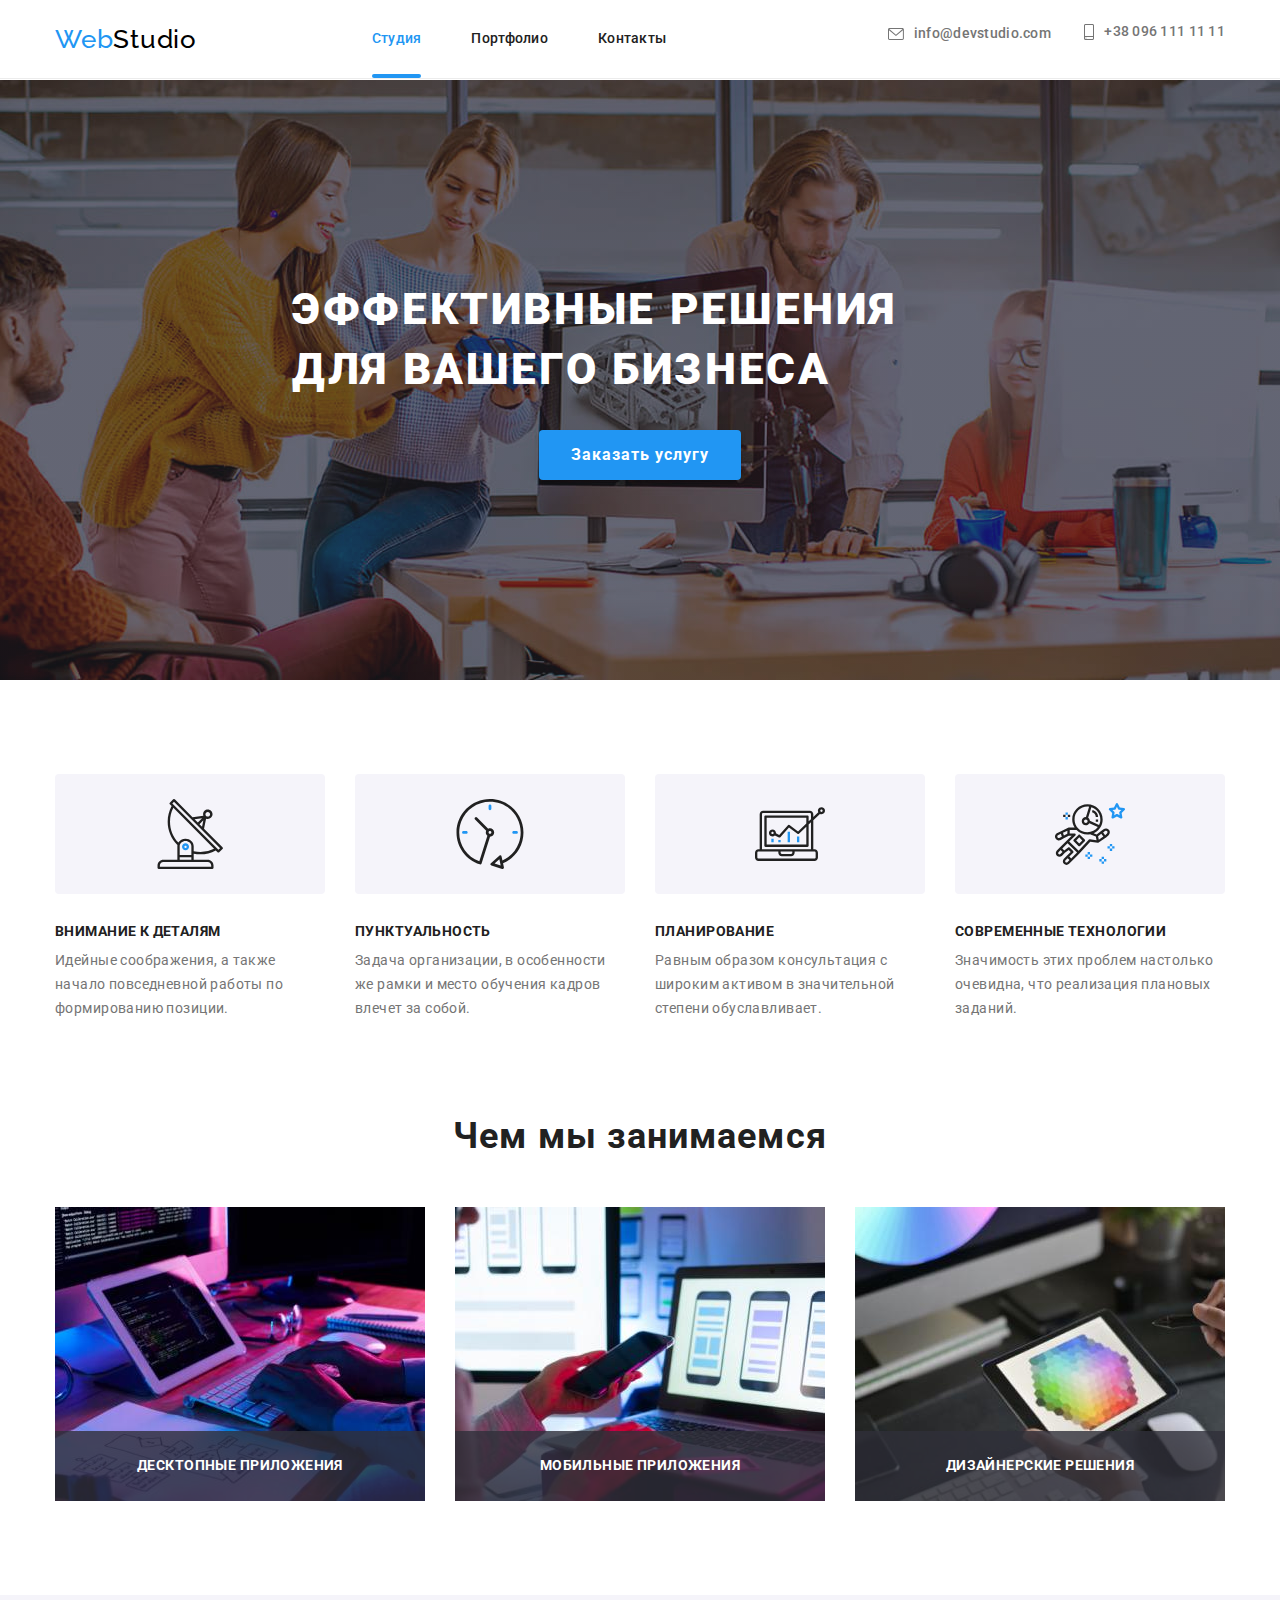
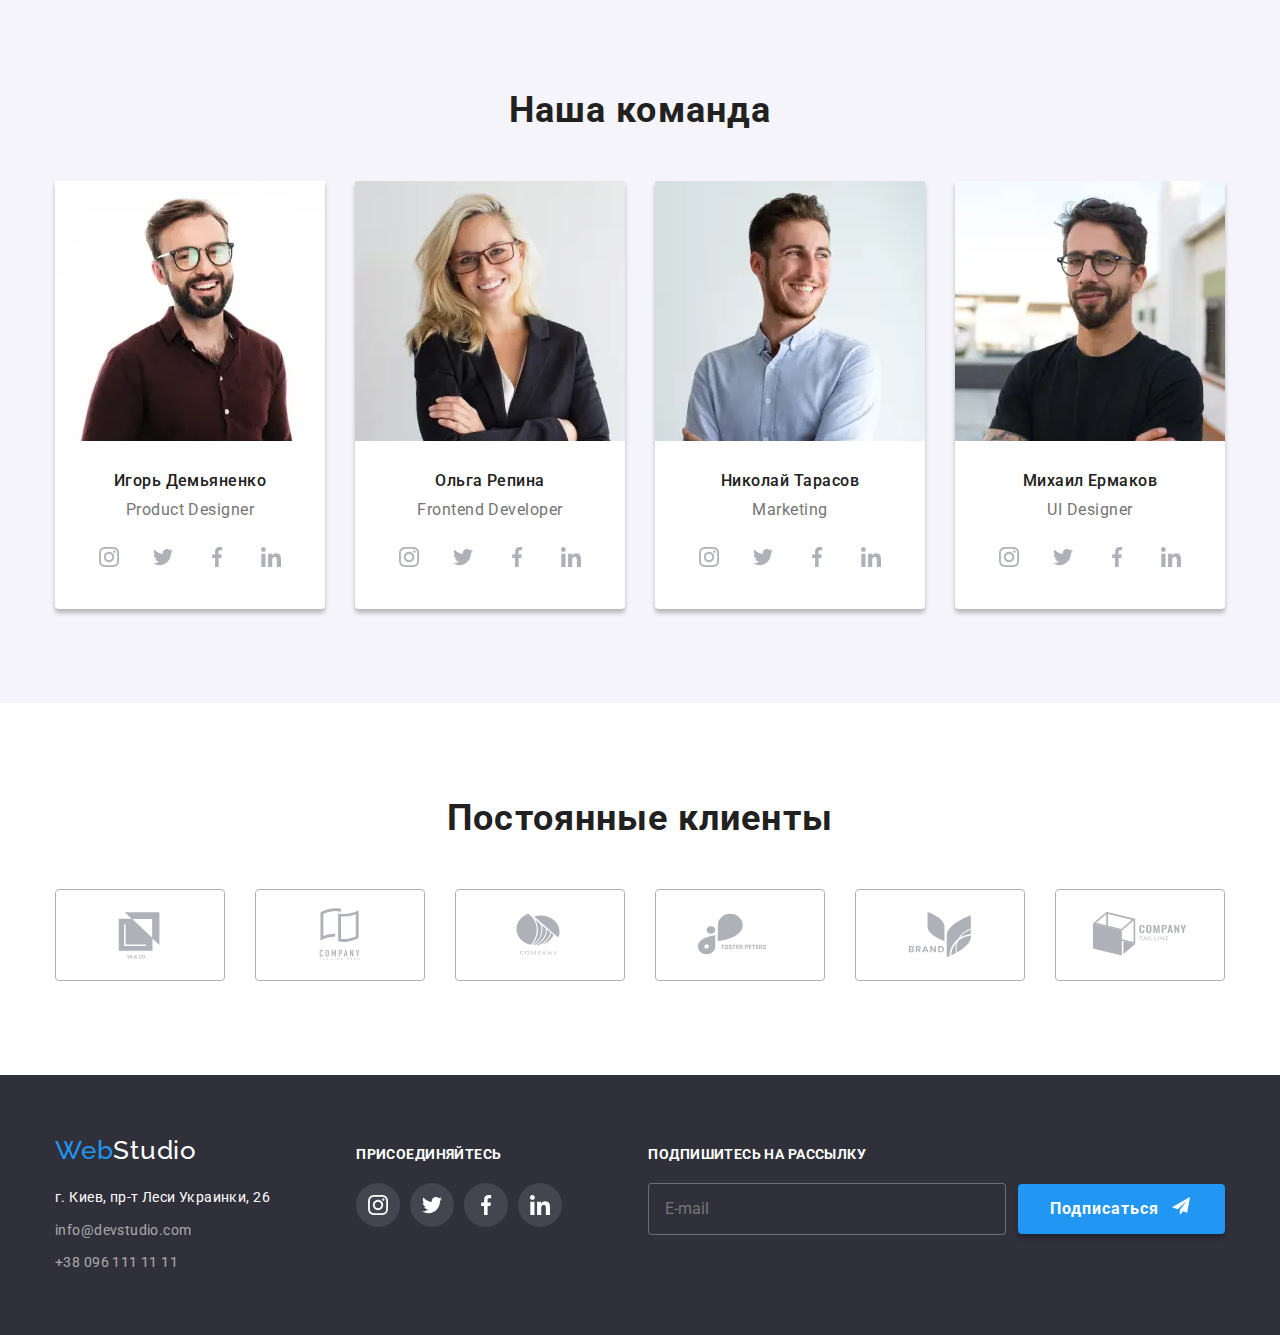
<file: index.html>
<!DOCTYPE html>
<html lang="en">

<head>
    <meta charset="UTF-8">
    <meta http-equiv="X-UA-Compatible" content="IE=edge">
    <meta name="viewport" content="width=device-width, initial-scale=1.0">
    <title>Главная</title>
    <link rel="stylesheet" href="https://cdnjs.cloudflare.com/ajax/libs/modern-normalize/1.1.0/modern-normalize.min.css">
    <link rel="preconnect" href="https://fonts.googleapis.com">
    <link rel="preconnect" href="https://fonts.gstatic.com" crossorigin>
    <link
        href="https://fonts.googleapis.com/css2?family=Raleway:wght@700&family=Roboto:wght@400;500;700;900&display=swap"
        rel="stylesheet">
    <link rel="stylesheet" href="./css/main.min.css">
</head>

<body>
         <header class="header">
             <div class="container header__container"> 
                    <a href="#" class="logo logo__header">Web<span class="studio">Studio</span></a>
                    <nav class="top-nav">
                        <ul class="navigation">
                            <li class="navigation__item"><a href="./index.html" class=" navigation__link--current">Студия</a></li>
                            <li class="navigation__item"><a href="portfolio.html" class="navigation__link">Портфолио</a></li>
                            <li class="navigation__item"><a href="#" class="navigation__link">Контакты</a></li>
                        </ul>
                    </nav>
                    <ul class="contacts">
                        <li class="contacts__item"><a href="mailto:info@devstudio.com" class="contacts__link"><svg class="contacts__icon" width="16" height="12">
                            <use href="./images/icons.svg#icon-envelope"></use>
                            </svg>info@devstudio.com</a>
                        </li>
                        <li class="contacts__item"><a href="tel:+380961111111" class="contacts__link">
                            <svg class="contacts__icon" width="10" height="16">
                                <use href="./images/icons.svg#icon-smartphone"></use>
                            </svg>+38 096 111 11 11</a>
                        </li>
                    </ul>
                    <button data-menu-open class="mobile-button" type="button" >
                        <svg class="mobile-button__icon" width="24" height="16">
                            <use href="./images/icons.svg#icon-menu"></use>
                        </svg>
                    </button>
                    <!-- mobile-menu -->
                    <div class="mobile" data-menu>
                        <ul class="mobile-menu">
                            <li class="mobile-menu__item">
                                <a class="mobile-menu__link mobile-menu__link--current" href="">Студия</a>
                            </li>
                            <li class="mobile-menu__item">
                                <a class="mobile-menu__link" href="./portfolio.html">Портфолио</a>
                            </li>
                            <li class="mobile-menu__item">
                                <a class="mobile-menu__link" href="">Контакты</a>
                            </li>
                        </ul>
                        <ul class="mobile-contact">
                            <li class="mobile-contact__item">
                                <a class="mobile-contact__link mobile-contact__link--current" href="tel:+380961111111">+38 096 111
                                    11 11</a>
                            </li>
                            <li class="mobile-contact__item">
                                <a class="mobile-contact__link" href="mailto:info@devstudio.com">info@devstudio.com</a>
                            </li>
                        </ul>
                        <ul class="mobile-social">
                            <li class="mobile-social__item">
                                <a class="mobile-social__link" href="">Instagram</a>
                            </li>
                            <li class="mobile-social__item">
                                <a class="mobile-social__link" href="">Twitter</a>
                            </li>
                            <li class="mobile-social__item">
                                <a class="mobile-social__link" href="">Facebook</a>
                            </li>
                            <li class="mobile-social__item">
                                <a class="mobile-social__link" href="">LinkedIn</a>
                            </li>
                        </ul>
                        <button class="mobile-button-close" type="button" data-menu-close>
                            <svg class="mobile-button-close__icon" width="19" height="19">
                                <use href="./images/icons.svg#icon-close-black-18dp-2-1"></use>
                            </svg>
                        </button>
                    </div>
             </div>
         </header>
    <main>
        <!-- hero-->
        <section class="hero">
            <div class="container">
                <h2 class="hero__title">Эффективные решения<br/>для вашего бизнеса</h2>
                  <button data-modal-open class="hero__button" type="button">Заказать услугу</button>
            </div>
        </section>

        <!--advantages -->
        <section class="section">
            <div class="container">
                     <h2 class="visually-hidden">advantages</h2>
            <ul class="advantages">
                <li class="advantages__item">
                        <div class="advantages__box">
                            <svg class="advantages__icon" width="70" height="70">
                                <use href="./images/icons.svg#icon-satelite"></use>
                            </svg>
                        </div>
                        <h3 class="advantages__title">Внимание к деталям</h3>
                        <p class="advantages__text">Идейные соображения, а также начало повседневной работы по
                            формированию позиции.</p>
                    </li>

                    <li class="advantages__item">
                    <div class="advantages__box">
                        <svg class="advantages__icon" width="70" height="70">
                            <use href="./images/icons.svg#icon-clock"></use>
                        </svg>
                    </div>
                        <h3 class="advantages__title">Пунктуальность</h3>
                        <p class="advantages__text">Задача организации, в особенности же рамки и место обучения кадров
                            влечет за собой.</p>
                    </li>

                    <li class="advantages__item">
                    <div class="advantages__box">
                        <svg class="advantages__icon" width="70" height="70">
                            <use href="./images/icons.svg#icon-diagram"></use>
                        </svg>
                    </div>
                        <h3 class="advantages__title">Планирование</h3>
                        <p class="advantages__text">Равным образом консультация с широким активом в значительной
                            степени обуславливает.</p>
                    </li>

                    <li class="advantages__item">
                        <div class="advantages__box">
                            <svg class="advantages__icon" width="70" height="70">
                                <use href="./images/icons.svg#icon-astronaut"></use>
                            </svg>
                        </div>
                        <h3 class="advantages__title">Современные технологии</h3>
                        <p class="advantages__text">Значимость этих проблем настолько очевидна, что реализация плановых
                            заданий.</p>
                    </li>

                </ul>
            </div>
        </section>
            
        <!--our job-->
        <section class="section section--no-padding-top section--display-none">
            <div class="container ">
                <h2 class="section__title">Чем мы занимаемся</h2>
                <ul class="our-job">
                    <li class="our-job__item">
                        <div class="our-job__box">
                            <img srcset="./images/job/occ-1-desktop.jpg 1x,
                                                ./images/job/occ-1-desktop@2x.jpg 2x"srcset="
                                                ./images/job/occ-1-desktop.webp 1x,
                                                ./images/job/occ-1-desktop@2x.webp 2x
                                                " type="image/webp"  src="#" alt="Working On Pc Computer">
                            <div class="our-job__lable">
                                <p class="our-job__description">Десктопные приложения</p>
                            </div>
                        </div>
                    </li>
                    <li class="our-job__item">
                        <div class="our-job__box">
                            <img srcset="./images/job/occ-2-desktop.jpg 1x,
                                                ./images/job/occ-2-desktop@2x.jpg 2x"srcset="
                                                ./images/job/occ-2-desktop.webp 1x,
                                                ./images/job/occ-2-desktop@2x.webp 2x
                                                " type="image/webp"  src="#" alt="Working On smartphone">
                            <div class="our-job__lable">
                                <p class="our-job__description">Мобильные приложения</p>
                            </div>
                         </div>
                    </li>
                    <li class="our-jobs__item">
                        <div class="our-job__box">
                            <img srcset="./images/job/occ-3-desktop.jpg 1x,
                                                ./images/job/occ-3-desktop@2x.jpg 2x"srcset="
                                                ./images/job/occ-3-desktop.webp 1x,
                                                ./images/job/occ-3-desktop@2x.webp 2x
                                                " type="image/webp"  src="#" alt="Working On laptop">
                            <div class="our-job__lable">
                                <p class="our-job__description">Дизайнерские решения</p>
                            </div>
                        </div>   
                    </li>
                </ul>
            </div>
        </section>

        <!--our team-->        
        <section class="section section--background-grey">
            <div class="container">
                <h2 class="section__title">Наша команда</h2>
                <ul class="our-team">
                    <li class="our-team__item">
                        <picture>
                            <source media="(min-width: 1200px)" srcset="
                                                ./images/team/team-1-desktop.webp 1x,
                                                ./images/team/team-1-desktop@2x.webp 2x
                                                " type="image/webp" />
                        <source media="(min-width: 1200px)" srcset="
                                                ./images/team/team-1-desktop.jpg 1x,
                                                ./images/team/team-1-desktop@2x.jpg 2x" />
                        <source media="(min-width: 768px)" srcset="
                                                ./images/team/team-1-tablet.webp 1x,
                                                ./images/team/team-1-tablet@2x.webp 2x
                                                " type="image/webp" />
                        <source media="(min-width: 768px)" srcset="
                                                ./images/team/team-1-tablet.jpg 1x,
                                                ./images/team/team-1-tablet@2x.jpg 2x" />
                        
                                                <img srcset="
                                                ./images/team/team-1-mobile.jpg 1x,
                                                ./images/team/team-1-mobile@2x.jpg 2x"srcset="
                                                ./images/team/team-1-mobile.webp 1x,
                                                ./images/team/team-1-mobile@2x.webp 2x
                                                " type="image/webp"  src="#" alt="Игорь Демьяненко">
                                            </picture>
                        <div class="item__box">
                            <h3 class="item__title">Игорь Демьяненко</h3>
                            <p class="item__text">Product Designer</p>
                            <ul class="social">
                                <li class="social__item">
                                    <a href="" class="social__link">
                                        <svg class="social__svg" width="20" height="20">
                                            <use href="./images/icons.svg#icon-instagram"></use>
                                        </svg>
                                    </a>
                                </li>
                            
                                <li class="social__item">
                                    <a href="" class="social__link">
                                        <svg class="social__svg" width="20" height="20">
                                            <use href="./images/icons.svg#icon-twitter"></use>
                                        </svg>
                                    </a>
                                </li>
                            
                                <li class="social__item">
                                    <a href="" class="social__link">
                                        <svg class="social__svg" width="20" height="20">
                                            <use href="./images/icons.svg#icon-facebook"></use>
                                        </svg>
                                    </a>
                                </li>
                            
                                <li class="social__item">
                                    <a href="" class="social__link">
                                        <svg class="social__svg" width="20" height="20">
                                            <use href="./images/icons.svg#icon-linkedin"></use>
                                        </svg>
                                    </a>
                                </li>
                            </ul>
                        </div>
                    </li>
                    <li class="our-team__item">
                        <picture>
                            <source media="(min-width: 1200px)" srcset="
                              ./images/team/team-2-desktop.webp 1x,
                              ./images/team/team-2-desktop@2x.webp 2x
                             " type="image/webp" />
                            <source media="(min-width: 1200px)" srcset="
                                  ./images/team/team-2-desktop.jpg 1x,
                                  ./images/team/team-2-desktop@2x.jpg 2x" />
                            <source media="(min-width: 768px)" srcset="
                                   ./images/team/team-2-tablet.webp 1x,
                                   ./images/team/team-2-tablet@2x.webp 2x
                                   " type="image/webp" />
                            <source media="(min-width: 768px)" srcset="
                                   ./images/team/team-2-tablet.jpg 1x,
                                   ./images/team/team-2-tablet@2x.jpg 2x" />
                              <img  srcset="./images/team/team-2-mobile.jpg 1x,
                                         ./images/team/team-2-mobile@2x.jpg 2x"srcset="
                                         ./images/team/team-2-mobile.webp 1x,
                                         ./images/team/team-2-mobile@2x.webp 2x
                                         " type="image/webp" src="#" alt="Ольга Репина">
                        </picture>
                        <div class="item__box">
                            <h3 class="item__title">Ольга Репина</h3>
                            <p class="item__text">Frontend Developer</p>
                            <ul class="social">
                                <li class="social__item">
                                    <a href="" class="social__link">
                                        <svg class="social__svg" width="20" height="20">
                                            <use href="./images/icons.svg#icon-instagram"></use>
                                        </svg>
                                    </a>
                                </li>
                            
                                <li class="social__item">
                                    <a href="" class="social__link">
                                        <svg class="social__svg" width="20" height="20">
                                            <use href="./images/icons.svg#icon-twitter"></use>
                                        </svg>
                                    </a>
                                </li>
                            
                                <li class="social__item">
                                    <a href="" class="social__link">
                                        <svg class="social__svg" width="20" height="20">
                                            <use href="./images/icons.svg#icon-facebook"></use>
                                        </svg>
                                    </a>
                                </li>
                            
                                <li class="social__item">
                                    <a href="" class="social__link">
                                        <svg class="social__svg" width="20" height="20">
                                            <use href="./images/icons.svg#icon-linkedin"></use>
                                        </svg>
                                    </a>
                                </li>
                            </ul>
                        </div>
                    </li>
                    <li class="our-team__item">
                        <picture>
                            <source media="(min-width: 1200px)" srcset="
                              ./images/team/team-3-desktop.webp 1x,
                               ./images/team/team-3-desktop@2x.webp 2x
                               " type="image/webp" />
                            <source media="(min-width: 1200px)" srcset="
                                ./images/team/team-3-desktop.jpg 1x,
                                 ./images/team/team-3-desktop@2x.jpg 2x" />
                            <source media="(min-width: 768px)" srcset="
                               ./images/team/team-3-tablet.webp 1x,
                                  ./images/team/team-3-tablet@2x.webp 2x
                                " type="image/webp" />
                            <source media="(min-width: 768px)" srcset="
                             ./images/team/team-3-tablet.jpg 1x,
                                ./images/team/team-3-tablet@2x.jpg 2x" />
                        <img srcset="./images/team/team-3-mobile.jpg 1x,
                                         ./images/team/team-3-mobile@2x.jpg 2x"srcset="
                                         ./images/team/team-3-mobile.webp 1x,
                                         ./images/team/team-3-mobile@2x.webp 2x
                                         " type="image/webp" src="#" alt="Николай Тарасов">
                    </picture>
                        <div class="item__box">
                            <h3 class="item__title">Николай Тарасов</h3>
                            <p class="item__text">Marketing</p>
                            <ul class="social">
                                <li class="social__item">
                                    <a href="" class="social__link">
                                        <svg class="social__svg" width="20" height="20">
                                            <use href="./images/icons.svg#icon-instagram"></use>
                                        </svg>
                                    </a>
                                </li>
                            
                                <li class="social__item">
                                    <a href="" class="social__link">
                                        <svg class="social__svg" width="20" height="20">
                                            <use href="./images/icons.svg#icon-twitter"></use>
                                        </svg>
                                    </a>
                                </li>
                            
                                <li class="social__item">
                                    <a href="" class="social__link">
                                        <svg class="social__svg" width="20" height="20">
                                            <use href="./images/icons.svg#icon-facebook"></use>
                                        </svg>
                                    </a>
                                </li>
                            
                                <li class="social__item">
                                    <a href="" class="social__link">
                                        <svg class="social__svg" width="20" height="20">
                                            <use href="./images/icons.svg#icon-linkedin"></use>
                                        </svg>
                                    </a>
                                </li>
                            </ul>
                        </div>
                    </li>
                    <li class="our-team__item">
                        <picture>
                            <source media="(min-width: 1200px)" srcset="
                                                      ./images/team/team-4-desktop.webp 1x,
                                                       ./images/team/team-4-desktop@2x.webp 2x
                                                       " type="image/webp" />
                            <source media="(min-width: 1200px)" srcset="
                                                        ./images/team/team-4-desktop.jpg 1x,
                                                         ./images/team/team-4-desktop@2x.jpg 2x" />
                            <source media="(min-width: 768px)" srcset="
                                                       ./images/team/team-4-tablet.webp 1x,
                                                          ./images/team/team-4-tablet@2x.webp 2x
                                                        " type="image/webp" />
                            <source media="(min-width: 768px)" srcset="
                                                     ./images/team/team-4-tablet.jpg 1x,
                                                        ./images/team/team-4-tablet@2x.jpg 2x" />
                                <img srcset="./images/team/team-4-mobile.jpg 1x,
                                         ./images/team/team-4-mobile@2x.jpg 2x"srcset="
                                         ./images/team/team-4-mobile.webp 1x,
                                         ./images/team/team-4-mobile@2x.webp 2x
                                         " type="image/webp" src="#" alt="Михаил Ермаков">
                         </picture>
                        <div class="item__box">
                            <h3 class="item__title">Михаил Ермаков</h3>
                            <p class="item__text">UI Designer</p>
                            <ul class="social">
                                <li class="social__item">
                                    <a href="" class="social__link">
                                        <svg class="social__svg" width="20" height="20">
                                            <use href="./images/icons.svg#icon-instagram"></use>
                                        </svg>
                                    </a>
                                </li>
                            
                                <li class="social__item">
                                    <a href="" class="social__link">
                                        <svg class="social__svg" width="20" height="20">
                                            <use href="./images/icons.svg#icon-twitter"></use>
                                        </svg>
                                    </a>
                                </li>
                            
                                <li class="social__item">
                                    <a href="" class="social__link">
                                        <svg class="social__svg" width="20" height="20">
                                            <use href="./images/icons.svg#icon-facebook"></use>
                                        </svg>
                                    </a>
                                </li>
                            
                                <li class="social__item">
                                    <a href="" class="social__link">
                                        <svg class="social__svg" width="20" height="20">
                                            <use href="./images/icons.svg#icon-linkedin"></use>
                                        </svg>
                                    </a>
                                </li>
                            </ul>
                        </div>
                    </li>
                </ul>
            </div>
        </section>
      <!--our clients-->
        <section class=" section ">
            <div class="container">
                <h3 class="section__title">Постоянные клиенты</h3>
                <ul class="client ">
                        <li class="client__item">
                            <a href="" class="client__link" target="_blank" rel="noopener noreferrer">
                                <svg class="client__icon" width="106" height="60">
                                    <use href="./images/icons.svg#icon-Logo1"></use>
                                </svg>
                            </a>
                        </li>
                    
                        <li class="client__item">
                            <a href="" class="client__link" target="_blank" rel="noopener noreferrer">
                                <svg class="client__icon" width="106" height="60">
                                    <use href="./images/icons.svg#icon-Logo-2"></use>
                                </svg>
                            </a>
                        </li>
                    
                        <li class="client__item">
                            <a href="" class="client__link" target="_blank" rel="noopener noreferrer">
                                <svg class="client__icon" width="106" height="60">
                                    <use href="./images/icons.svg#icon-Logo-3"></use>
                                </svg>
                            </a>
                        </li>
                    
                        <li class="client__item">
                            <a href="" class="client__link" target="_blank" rel="noopener noreferrer">
                                <svg class="client__icon" width="106" height="60">
                                    <use href="./images/icons.svg#icon-Logo-4"></use>
                                </svg>
                            </a>
                        </li>
                    
                        <li class="client__item">
                            <a href="" class="client__link" target="_blank" rel="noopener noreferrer">
                                <svg class="client__icon" width="106" height="60">
                                    <use href="./images/icons.svg#icon-Logo-5"></use>
                                </svg>
                            </a>
                        </li>
                    
                        <li class="client__item">
                            <a href="" class="client__link" target="_blank" rel="noopener noreferrer">
                                <svg class="client__icon" width="106" height="60">
                                    <use href="./images/icons.svg#icon-Logo-6"></use>
                                </svg>
                            </a>
                        </li>
                </ul>
         </div>
        </section>
    </main>
    <!--footer-->
    <footer>
        <div class="container footer__container ">
            
                <div class="footer__info">
                    <a href="#" class="logo footer__logo">Web<span class="footer-studio">Studio</span></a>
                    <address>
                        <ul class="footer-contacts">
                            <li class="footer__item"><a href="https://goo.gl/maps/Uysv4rsXzybUecRq7" target=“_blank” class="footer__adress">г.
                                    Киев, пр-т Леси Украинки, 26</a></li>
                            <li class="footer__item"><a href="mailto:info@devstudio.com" class="footer-contacts__link">info@devstudio.com</a>
                            </li>
                            <li class="footer__item"><a href="tel:+380961111111" class="footer-contacts__link">+38 096 111 11 11</a></li>
                        </ul>
                    </address>
                </div>               
                 <!--join us-->
                <div class="footer__social-links">
                    <p class="footer__social-title">Присоединяйтесь</p>
                    <ul class="social">
                        <li class="social__item">
                            <a href="" class="social__link--footer">
                                <svg class="social__svg--footer" width="20" height="20">
                                    <use href="./images/icons.svg#icon-instagram"></use>
                                </svg>
                            </a>
                        </li>
                
                        <li class="social__item">
                            <a href="" class="social__link--footer">
                                <svg class="social__svg--footer" width="20" height="20">
                                    <use href="./images/icons.svg#icon-twitter"></use>
                                </svg>
                            </a>
                        </li>
                
                        <li class="social__item">
                            <a href="" class="social__link--footer">
                                <svg class="social__svg--footer" width="20" height="20">
                                    <use href="./images/icons.svg#icon-facebook"></use>
                                </svg>
                            </a>
                        </li>
                
                        <li class="social__item">
                            <a href="" class="social__link--footer">
                                <svg class="social__svg--footer" width="20" height="20">
                                    <use href="./images/icons.svg#icon-linkedin"></use>
                                </svg>
                            </a>
                        </li>
                    </ul>
                
                </div>
         
                <!--subscribe-->
                <div class="subscribe">
                    <p class="subscribe__title">Подпишитесь на рассылку</p>
                    <form class="subscribe___form">
                        <input type="email" name="email" id="user-email" placeholder="E-mail" class="subscribe__input">
                
                        <button type="submit"  class="subscribe__button">Подписаться
                            <svg class="subscribe__icon" width="24" height="24">
                                <use href="./images/icons.svg#icon-send"></use>
                            </svg>
                        </button>
                    </form>
                </div>
        </div>
    </footer>
        <div class="backdrop is-hidden" data-modal="">
            <div class="modal">
                <form class="form">
                    <button data-modal-close="" class="modal__close-button">
                        <svg class="modal-close" width="18" height="18">
                            <use href="./images/icons.svg#icon-close-black-18dp-2-1"></use>
                        </svg>
                    </button>
                    <strong class="form__title">Оставьте свои данные,мы вам перезвоним</strong>
                    <div class="form__inputs field">
                        <label for="name" class="form__label">Имя</label>
                        <input type="text" name="name" id="name" class="form__input" />
                        <svg class="form__icon" width="18" height="18">
                            <use href="./images/icons.svg#icon-person-black-18dp-1"></use>
                        </svg>
                    </div>
                    <div class="form__inputs field">
                        <label for="tel" class="form__label">Телефон</label>
                        <input type="tel" name="phone_number" id="tel" class="form__input" />
                        <svg class="form__icon" width="18" height="18">
                            <use href="./images/icons.svg#icon-phone-black-18dp-1"></use>
                        </svg>
                    </div>
                    <div class="form__inputs field">
                        <label for="mail" class="form__label">Почта</label>
                        <input type="email" name="mail" id="mail" class="form__input" />
                        <svg class="form__icon" width="18" height="18">
                            <use href="./images/icons.svg#icon-email-black-18dp-1"></use>
                        </svg>
                    </div>
                    <div class="form__inputs comment">
                        <label for="comment" class="form__label">Комментарий</label>
                        <textarea name="comment" id="comment" rows="8" placeholder="Введите текст"
                            class="form__textarea"></textarea>
                    </div>
                    <label for="distribution" class="distribution__label">
                        <input type="checkbox" name="distribution" id="distribution" class="form-checkbox visually-hidden" />
                        
                        <span class="check-box"><svg class="check-box__icon" width="16" height="15">
                            <use href="./images/icons.svg#icon-check"></use>
                        </svg></span>
                        Соглашаюсь с рассылкой и принимаю
                        <a class="distribution__link" href="">Условия договора</a>
                    </label>
                    <button type="submit" class="send-button">Отправить</button>
        
                </form>
            </div>
        </div>
        <script src="./js/menu.js"></script>
    <script src="./js/modal.js"></script>
    <script src="./js/bodyScrollLock.js"></script>
</body>

</html>
</file>
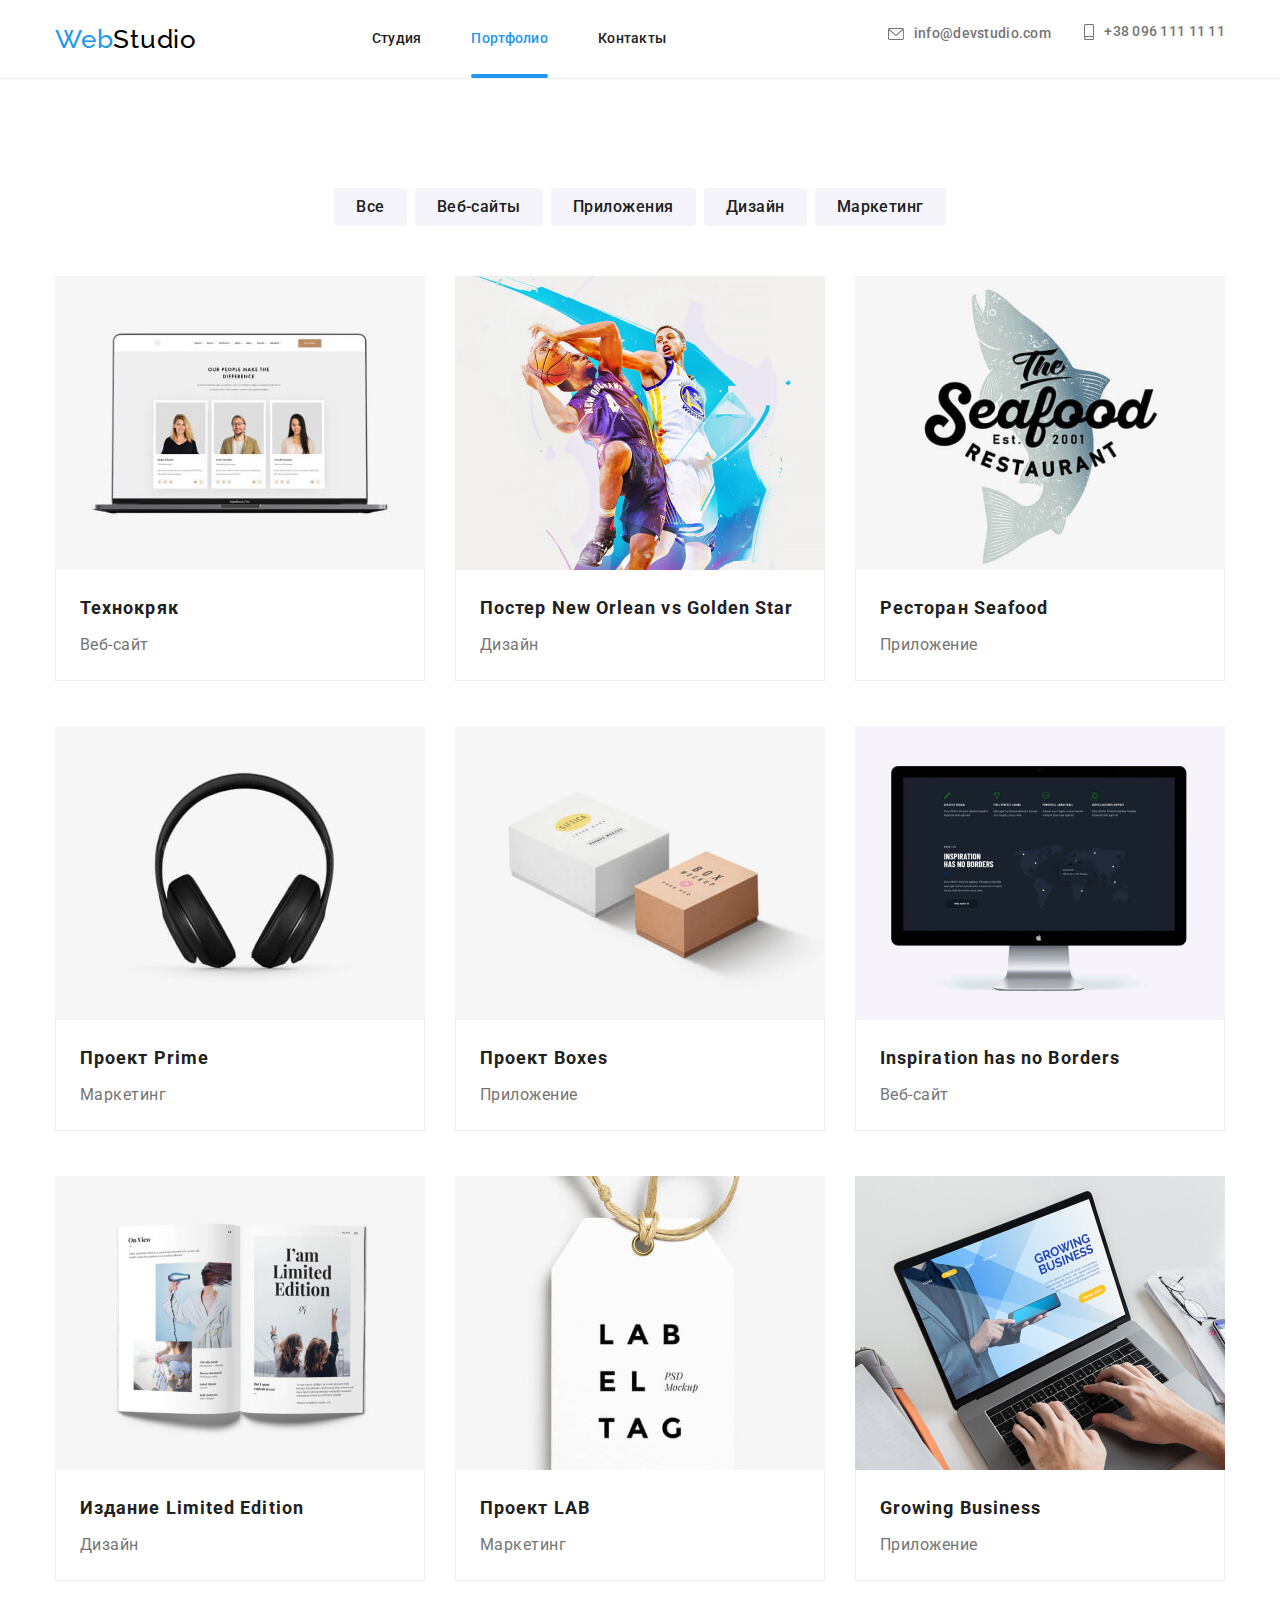
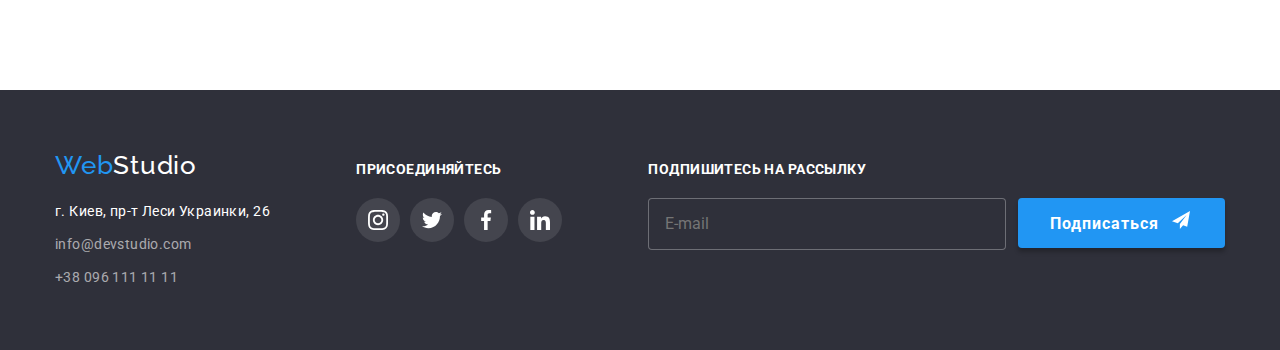
<file: portfolio.html>
<!DOCTYPE html>
<html lang="en">

<head>
    <meta charset="UTF-8">
    <meta http-equiv="X-UA-Compatible" content="IE=edge">
    <meta name="viewport" content="width=device-width, initial-scale=1.0">
    <title>Портфолио</title>
    <link rel="stylesheet" href="https://cdnjs.cloudflare.com/ajax/libs/modern-normalize/1.1.0/modern-normalize.min.css">
    <link rel="preconnect" href="https://fonts.googleapis.com">
    <link rel="preconnect" href="https://fonts.gstatic.com" crossorigin>
    <link
        href="https://fonts.googleapis.com/css2?family=Raleway:wght@700&family=Roboto:wght@400;500;700;900&display=swap"
        rel="stylesheet">
    <link rel="stylesheet" href="./css/main.min.css">


</head>

<body>
    <header class="header">
        <div class="container header__container">
            <a href="#" class="logo logo__header">Web<span class="studio">Studio</span></a>
            <nav class="top-nav">
                <ul class="navigation">
                    <li class="navigation__item"><a href="./index.html" class=" navigation__link">Студия</a></li>
                    <li class="navigation__item"><a href="portfolio.html" class="navigation__link--current">Портфолио</a></li>
                    <li class="navigation__item"><a href="#" class="navigation__link">Контакты</a></li>
                </ul>
            </nav>
            <ul class="contacts">
                <li class="contacts__item"><a href="mailto:info@devstudio.com" class="contacts__link"><svg
                            class="contacts__icon" width="16" height="12">
                            <use href="./images/icons.svg#icon-envelope"></use>
                        </svg>info@devstudio.com</a>
                </li>
                <li class="contacts__item"><a href="tel:+380961111111" class="contacts__link">
                        <svg class="contacts__icon" width="10" height="16">
                            <use href="./images/icons.svg#icon-smartphone"></use>
                        </svg>+38 096 111 11 11</a>
                </li>
            </ul>
            <button data-menu-open class="mobile-button" type="button">
                <svg class="mobile-button__icon" width="24" height="16">
                    <use href="./images/icons.svg#icon-menu"></use>
                </svg>
            </button>
            <!-- mobile-menu -->
            <div class="mobile" data-menu>
                <ul class="mobile-menu">
                    <li class="mobile-menu__item">
                        <a class="mobile-menu__link" href="./index.html">Студия</a>
                    </li>
                    <li class="mobile-menu__item">
                        <a class="mobile-menu__link mobile-menu__link--current" href="./portfolio.html">Портфолио</a>
                    </li>
                    <li class="mobile-menu__item">
                        <a class="mobile-menu__link" href="">Контакты</a>
                    </li>
                </ul>
                <ul class="mobile-contact">
                    <li class="mobile-contact__item">
                        <a class="mobile-contact__link mobile-contact__link--current " href="tel:+380961111111">+38 096 111
                            11 11</a>
                    </li>
                    <li class="mobile-contact__item">
                        <a class="mobile-contact__link" href="mailto:info@devstudio.com">info@devstudio.com</a>
                    </li>
                </ul>
                <ul class="mobile-social">
                    <li class="mobile-social__item">
                        <a class="mobile-social__link" href="">Instagram</a>
                    </li>
                    <li class="mobile-social__item">
                        <a class="mobile-social__link" href="">Twitter</a>
                    </li>
                    <li class="mobile-social__item">
                        <a class="mobile-social__link" href="">Facebook</a>
                    </li>
                    <li class="mobile-social__item">
                        <a class="mobile-social__link" href="">LinkedIn</a>
                    </li>
                </ul>
                <button class="mobile-button-close" type="button" data-menu-close>
                    <svg class="mobile-button-close__icon" width="19" height="19">
                        <use href="./images/icons.svg#icon-close-black-18dp-2-1"></use>
                    </svg>
                </button>
            </div>
        </div>
    </header>
    <main>
        <section class="section section-padding-top ">
            <div class="container">
                <h2 class="visually-hidden">фільтри</h2>
                <!-- filters-->
                <ul class="filters">
                    <li class="filters__item"><button class="filter__button" type="button">Все</button></li>
                    <li class="filters__item"><button class="filter__button" type="button">Веб-сайты</button></li>
                    <li class="filters__item"><button class="filter__button" type="button">Приложения</button></li>
                    <li class="filters__item"> <button class="filter__button" type="button">Дизайн</button></li>
                    <li class="filters__item"> <button class="filter__button" type="button">Маркетинг</button></li>
                </ul>
                <!-- projects-->
                <ul class="projects">
                    <li class="projects__item">
                        <a href="" class="projects__link">
                            <div class="projects__box">
                                <picture>
                                    <source media="(min-width: 1200px)" srcset="
                                                ./images/projects/works-1-desktop.jpg 1x,
                                                ./images/projects/works-1-desktop@2x.jpg 2x"/>
                                     <source media="(min-width: 1200px)" srcset="
                                                ./images/projects/works-1-desktop.webp 1x,
                                                ./images/projects/works-1-desktop@2x.webp 2x
                                                " type="image/webp">

                                    <source media="(min-width: 768px)" srcset="
                                                   ./images/projects/works-1-tablet.jpg 1x,
                                                   ./images/projects/works-1-tablet@2x.jpg 2x"/>
                                    <source media="(min-width: 768px)" srcset="
                                                   ./images/projects/works-1-tablet.webp 1x,
                                                   ./images/projects/works-1-tablet@2x.webp 2x
                                                   " type="image/webp">

                                    <source media="(max-width: 767px)" srcset="
                                                ./images/projects/works-1.jpg 1x,
                                                ./images/projects/works-1@2x.jpg 2x"/>
                                    <source media="(max-width: 767px)" srcset="
                                                ./images/projects/works-1.webp 1x,
                                                ./images/projects/works-1@2x.webp 2x
                                                " type="image/webp"/> 
                                                <img   src="#" alt="Технокряк">
                                 </picture>
                                <div class="projects__overlay">
                                    <p class="projects__overlay-text">
                                        Технокряк это современная площадка распространения
                                        коронавируса. Компании используют эту платформу для
                                        цифрового шпионажа и атак на защищённые сервера
                                        конкурентов.
                                    </p>
                                </div>
                            </div>
                            <div class="projects__thumb">
                                <h2 class="projects__title">Технокряк</h2>
                                <p class="projects__text">Веб-сайт</p>
                            </div>
                        </a>
                    </li>
                    <li class="projects__item">
                        <a href="" class="projects__link">
                            <div class="projects__box">
                                <picture>
                                <source media="(min-width: 1200px)" srcset="
                                                                                ./images/projects/works-2-desktop.jpg 1x,
                                                                                ./images/projects/works-2-desktop@2x.jpg 2x" />
                                <source media="(min-width: 1200px)" srcset="
                                                                                ./images/projects/works-2-desktop.webp 1x,
                                                                                ./images/projects/works-2-desktop@2x.webp 2x
                                                                                " type="image/webp">
                                
                                <source media="(min-width: 768px)" srcset="
                                                                                   ./images/projects/works-2-tablet.jpg 1x,
                                                                                   ./images/projects/works-2-tablet@2x.jpg 2x" />
                                <source media="(min-width: 768px)" srcset="
                                                                                   ./images/projects/works-2-tablet.webp 1x,
                                                                                   ./images/projects/works-2-tablet@2x.webp 2x
                                                                                   " type="image/webp">
                                
                                <source media="(max-width: 767px)" srcset="
                                                                                ./images/projects/works-2.jpg 1x,
                                                                                ./images/projects/works-2@2x.jpg 2x" />
                                <source media="(max-width: 767px)" srcset="
                                                                                ./images/projects/works-2.webp 1x,
                                                                                ./images/projects/works-2@2x.webp 2x
                                                                                " type="image/webp" />
                                                                                 <img src="#" alt="Постер New Orlean vs Golden Star">
                                                                                </picture>
                                <div class="projects__overlay">
                                    <p class="projects__overlay-text">
                                        Технокряк это современная площадка распространения
                                        коронавируса. Компании используют эту платформу для
                                        цифрового шпионажа и атак на защищённые сервера
                                        конкурентов.
                                    </p>
                                </div>
                            </div>
                            <div class="projects__thumb">
                                <h2 class="projects__title">Постер New Orlean vs Golden Star</h2>
                                <p class="projects__text">Дизайн</p>
                            </div>
                        </a>
                    </li>
                    <li class="projects__item">
                        <a href="" class="projects__link">
                            <div class="projects__box">
                                <picture>
                            <source media="(min-width: 1200px)" srcset="
                                                                            ./images/projects/works-3-desktop.jpg 1x,
                                                                            ./images/projects/works-3-desktop@2x.jpg 2x" />
                            <source media="(min-width: 1200px)" srcset="
                                                                            ./images/projects/works-3-desktop.webp 1x,
                                                                            ./images/projects/works-3-desktop@2x.webp 2x
                                                                            " type="image/webp">
                            
                            <source media="(min-width: 768px)" srcset="
                                                                               ./images/projects/works-3-tablet.jpg 1x,
                                                                               ./images/projects/works-3-tablet@2x.jpg 2x" />
                            <source media="(min-width: 768px)" srcset="
                                                                               ./images/projects/works-3-tablet.webp 1x,
                                                                               ./images/projects/works-3-tablet@2x.webp 2x
                                                                               " type="image/webp">
                            
                            <source media="(max-width: 767px)" srcset="
                                                                            ./images/projects/works-3.jpg 1x,
                                                                            ./images/projects/works-1@2x.jpg 2x" />
                            <source media="(max-width: 767px)" srcset="
                                                                            ./images/projects/works-3.webp 1x,
                                                                            ./images/projects/works-3@2x.webp 2x
                                                                            " type="image/webp" /> <img src="#" alt="Ресторан Seafood">
                                                                            </picture>
                                <div class="projects__overlay">
                                    <p class="projects__overlay-text">
                                        Технокряк это современная площадка распространения
                                        коронавируса. Компании используют эту платформу для
                                        цифрового шпионажа и атак на защищённые сервера
                                        конкурентов.
                                    </p>
                                </div>
                            </div>
                            <div class="projects__thumb">
                                <h2 class="projects__title">Ресторан Seafood</h2>
                                <p class="projects__text">Приложение</p>
                            </div>
                        </a>
                    </li>
                    <li class="projects__item">
                        <a href="" class="projects__link">
                            <div class="projects__box">
                                <picture>
                            <source media="(min-width: 1200px)" srcset="
                                                                            ./images/projects/works-4-desktop.jpg 1x,
                                                                            ./images/projects/works-4-desktop@2x.jpg 2x" />
                            <source media="(min-width: 1200px)" srcset="
                                                                            ./images/projects/works-4-desktop.webp 1x,
                                                                            ./images/projects/works-4-desktop@2x.webp 2x
                                                                            " type="image/webp">
                            
                            <source media="(min-width: 768px)" srcset="
                                                                               ./images/projects/works-4-tablet.jpg 1x,
                                                                               ./images/projects/works-4-tablet@2x.jpg 2x" />
                            <source media="(min-width: 768px)" srcset="
                                                                               ./images/projects/works-4-tablet.webp 1x,
                                                                               ./images/projects/works-4-tablet@2x.webp 2x
                                                                               " type="image/webp">
                            
                            <source media="(max-width: 767px)" srcset="
                                                                            ./images/projects/works-4.jpg 1x,
                                                                            ./images/projects/works-4@2x.jpg 2x" />
                            <source media="(max-width: 767px)" srcset="
                                                                            ./images/projects/works-4.webp 1x,
                                                                            ./images/projects/works-4@2x.webp 2x
                                                                            " type="image/webp" />
                                                                                <img src="#" alt="Проект Prime">
                                                                                </picture>
                                <div class="projects__overlay">
                                    <p class="projects__overlay-text">
                                        Технокряк это современная площадка распространения
                                        коронавируса. Компании используют эту платформу для
                                        цифрового шпионажа и атак на защищённые сервера
                                        конкурентов.
                                    </p>
                                </div>
                            </div>
                            <div class="projects__thumb">
                                <h2 class="projects__title">Проект Prime</h2>
                                <p class="projects__text">Маркетинг</p>
                            </div>
                        </a>
                    </li>
                    <li class="projects__item">
                        <a href="" class="projects__link">
                            <div class="projects__box">
                                <picture>
                                <source media="(min-width: 1200px)" srcset="
                                                                                ./images/projects/works-5-desktop.jpg 1x,
                                                                                ./images/projects/works-5-desktop@2x.jpg 2x" />
                                <source media="(min-width: 1200px)" srcset="
                                                                                ./images/projects/works-5-desktop.webp 1x,
                                                                                ./images/projects/works-5-desktop@2x.webp 2x
                                                                                " type="image/webp">
                                
                                <source media="(min-width: 768px)" srcset="
                                                                                   ./images/projects/works-5-tablet.jpg 1x,
                                                                                   ./images/projects/works-5-tablet@2x.jpg 2x" />
                                <source media="(min-width: 768px)" srcset="
                                                                                   ./images/projects/works-5-tablet.webp 1x,
                                                                                   ./images/projects/works-5-tablet@2x.webp 2x
                                                                                   " type="image/webp">
                                
                                <source media="(max-width: 767px)" srcset="
                                                                                ./images/projects/works-5.jpg 1x,
                                                                                ./images/projects/works-5@2x.jpg 2x" />
                                <source media="(max-width: 767px)" srcset="
                                                                                ./images/projects/works-5.webp 1x,
                                                                                ./images/projects/works-5@2x.webp 2x
                                                                                " type="image/webp" /> 
                                                                                <img src="#" alt="Проект Boxes">
                                                                                </picture>
                                <div class="projects__overlay">
                                    <p class="projects__overlay-text">
                                        Технокряк это современная площадка распространения
                                        коронавируса. Компании используют эту платформу для
                                        цифрового шпионажа и атак на защищённые сервера
                                        конкурентов.
                                    </p>
                                </div>
                            </div>
                            <div class="projects__thumb">
                                <h2 class="projects__title">Проект Boxes</h2>
                                <p class="projects__text">Приложение</p>
                            </div>
                        </a>
                    </li>
                    <li class="projects__item">
                        <a href="" class="projects__link">
                            <div class="projects__box">
                                <picture>
                                <source media="(min-width: 1200px)" srcset="
                                                                                ./images/projects/works-6-desktop.jpg 1x,
                                                                                ./images/projects/works-6-desktop@2x.jpg 2x" />
                                <source media="(min-width: 1200px)" srcset="
                                                                                ./images/projects/works-6-desktop.webp 1x,
                                                                                ./images/projects/works-6-desktop@2x.webp 2x
                                                                                " type="image/webp">
                                
                                <source media="(min-width: 768px)" srcset="
                                                                                   ./images/projects/works-6-tablet.jpg 1x,
                                                                                   ./images/projects/works-6-tablet@2x.jpg 2x" />
                                <source media="(min-width: 768px)" srcset="
                                                                                   ./images/projects/works-6-tablet.webp 1x,
                                                                                   ./images/projects/works-6-tablet@2x.webp 2x
                                                                                   " type="image/webp">
                                
                                <source media="(max-width: 767px)" srcset="
                                                                                ./images/projects/works-6.jpg 1x,
                                                                                ./images/projects/works-6@2x.jpg 2x" />
                                <source media="(max-width: 767px)" srcset="
                                                                                ./images/projects/works-6.webp 1x,
                                                                                ./images/projects/works-6@2x.webp 2x
                                                                                " type="image/webp" />
                                                                                <img src="#" alt="Inspiration has no Borders">
                                                                                </picture>
                                <div class="projects__overlay">
                                    <p class="projects__overlay-text">
                                        Технокряк это современная площадка распространения
                                        коронавируса. Компании используют эту платформу для
                                        цифрового шпионажа и атак на защищённые сервера
                                        конкурентов.
                                    </p>
                                </div>
                            </div>
                            <div class="projects__thumb">
                                <h2 class="projects__title">Inspiration has no Borders</h2>
                                <p class="projects__text">Веб-сайт</p>
                            </div>
                        </a>
                    </li>
                    <li class="projects__item">
                        <a href="" class="projects__link">
                           <div class="projects__box">
                                <picture>
                                <source media="(min-width: 1200px)" srcset="
                                                                                ./images/projects/works-7-desktop.jpg 1x,
                                                                                ./images/projects/works-7-desktop@2x.jpg 2x" />
                                <source media="(min-width: 1200px)" srcset="
                                                                                ./images/projects/works-7-desktop.webp 1x,
                                                                                ./images/projects/works-7-desktop@2x.webp 2x
                                                                                " type="image/webp">
                                
                                <source media="(min-width: 768px)" srcset="
                                                                                   ./images/projects/works-7-tablet.jpg 1x,
                                                                                   ./images/projects/works-7-tablet@2x.jpg 2x" />
                                <source media="(min-width: 768px)" srcset="
                                                                                   ./images/projects/works-7-tablet.webp 1x,
                                                                                   ./images/projects/works-1-tablet@2x.webp 2x
                                                                                   " type="image/webp">
                                
                                <source media="(max-width: 767px)" srcset="
                                                                                ./images/projects/works-7.jpg 1x,
                                                                                ./images/projects/works-7@2x.jpg 2x" />
                                <source media="(max-width: 767px)" srcset="
                                                                                ./images/projects/works-7.webp 1x,
                                                                                ./images/projects/works-7@2x.webp 2x
                                                                                " type="image/webp" />
                                                                                 <img src="#" alt="Издание Limited Edition">
                                                                                </picture>
                                <div class="projects__overlay">
                                    <p class="projects__overlay-text">
                                        Технокряк это современная площадка распространения
                                        коронавируса. Компании используют эту платформу для
                                        цифрового шпионажа и атак на защищённые сервера
                                        конкурентов6
                                    </p>
                                </div>
                           </div>
                            <div class="projects__thumb">
                                <h2 class="projects__title">Издание Limited Edition</h2>
                                <p class="projects__text">Дизайн</p>
                            </div>
                        </a>
                    </li>
                    <li class="projects__item">
                        <a href="" class="projects__link">
                            <div class="projects__box">
                                <picture>
                                <source media="(min-width: 1200px)" srcset="
                                                                                ./images/projects/works-8-desktop.jpg 1x,
                                                                                ./images/projects/works-8-desktop@2x.jpg 2x" />
                                <source media="(min-width: 1200px)" srcset="
                                                                                ./images/projects/works-8-desktop.webp 1x,
                                                                                ./images/projects/works-8-desktop@2x.webp 2x
                                                                                " type="image/webp">
                                
                                <source media="(min-width: 768px)" srcset="
                                                                                   ./images/projects/works-8-tablet.jpg 1x,
                                                                                   ./images/projects/works-8-tablet@2x.jpg 2x" />
                                <source media="(min-width: 768px)" srcset="
                                                                                   ./images/projects/works-8-tablet.webp 1x,
                                                                                   ./images/projects/works-8-tablet@2x.webp 2x
                                                                                   " type="image/webp">
                                
                                <source media="(max-width: 767px)" srcset="
                                                                                ./images/projects/works-8.jpg 1x,
                                                                                ./images/projects/works-8@2x.jpg 2x" />
                                <source media="(max-width: 767px)" srcset="
                                                                                ./images/projects/works-8.webp 1x,
                                                                                ./images/projects/works-8@2x.webp 2x
                                                                                " type="image/webp" />
                                                                                <img src="#" alt=">Проект LAB">
                                                                                </picture>
                                <div class="projects__overlay">
                                    <p class="projects__overlay-text">
                                        Технокряк это современная площадка распространения
                                        коронавируса. Компании используют эту платформу для
                                        цифрового шпионажа и атак на защищённые сервера
                                        конкурентов.
                                    </p>
                                </div>
                            </div>
                            <div class="projects__thumb">
                                <h2 class="projects__title">Проект LAB</h2>
                                <p class="projects__text">Маркетинг</p>
                            </div>
                        </a>
                    </li>
                    <li class="projects__item">
                        <a href="" class="projects__link">
                            <div class="projects__box">
                        <picture>
                                <source media="(min-width: 1200px)" srcset="
                                                                                ./images/projects/works-9-desktop.jpg 1x,
                                                                                ./images/projects/works-9-desktop@2x.jpg 2x" />
                                <source media="(min-width: 1200px)" srcset="
                                                                                ./images/projects/works-9-desktop.webp 1x,
                                                                                ./images/projects/works-9-desktop@2x.webp 2x
                                                                                " type="image/webp">
                                
                                <source media="(min-width: 768px)" srcset="
                                                                                   ./images/projects/works-9-tablet.jpg 1x,
                                                                                   ./images/projects/works-9-tablet@2x.jpg 2x" />
                                <source media="(min-width: 768px)" srcset="
                                                                                   ./images/projects/works-9-tablet.webp 1x,
                                                                                   ./images/projects/works-9-tablet@2x.webp 2x
                                                                                   " type="image/webp">
                                
                                <source media="(max-width: 767px)" srcset="
                                                                                ./images/projects/works-9.jpg 1x,
                                                                                ./images/projects/works-9@2x.jpg 2x" />
                                <source media="(max-width: 767px)" srcset="
                                                                                ./images/projects/works-9.webp 1x,
                                                                                ./images/projects/works-9@2x.webp 2x
                                                                                " type="image/webp" />
                                                                                 <img src="#" alt="Growing Business">
                                                                                </picture>
                                <div class="projects__overlay">
                                    <p class="projects__overlay-text">
                                        Технокряк это современная площадка распространения
                                        коронавируса. Компании используют эту платформу для
                                        цифрового шпионажа и атак на защищённые сервера
                                        конкурентов.
                                    </p>
                                </div>
                            </div>
                            <div class="projects__thumb">
                                <h2 class="projects__title">Growing Business</h2>
                                <p class="projects__text">Приложение</p>
                            </div>
                        </a>
                    </li>
                </ul>
            </div>
        </section>
    </main>
    <!--footer-->
    <footer>
        <div class="container footer__container ">
    
            <div class="footer__info">
                <a href="#" class="logo footer__logo">Web<span class="footer-studio">Studio</span></a>
                <address>
                    <ul class="footer-contacts">
                        <li class="footer__item"><a href="https://goo.gl/maps/Uysv4rsXzybUecRq7" target=“_blank”
                                class="footer__adress">г.
                                Киев, пр-т Леси Украинки, 26</a></li>
                        <li class="footer__item"><a href="mailto:info@devstudio.com"
                                class="footer-contacts__link">info@devstudio.com</a>
                        </li>
                        <li class="footer__item"><a href="tel:+380961111111" class="footer-contacts__link">+38 096 111 11
                                11</a></li>
                    </ul>
                </address>
            </div>
            <!--join us-->
            <div class="footer__social-links">
                <p class="footer__social-title">Присоединяйтесь</p>
                <ul class="social">
                    <li class="social__item">
                        <a href="" class="social__link--footer">
                            <svg class="social__svg--footer" width="20" height="20">
                                <use href="./images/icons.svg#icon-instagram"></use>
                            </svg>
                        </a>
                    </li>
    
                    <li class="social__item">
                        <a href="" class="social__link--footer">
                            <svg class="social__svg--footer" width="20" height="20">
                                <use href="./images/icons.svg#icon-twitter"></use>
                            </svg>
                        </a>
                    </li>
    
                    <li class="social__item">
                        <a href="" class="social__link--footer">
                            <svg class="social__svg--footer" width="20" height="20">
                                <use href="./images/icons.svg#icon-facebook"></use>
                            </svg>
                        </a>
                    </li>
    
                    <li class="social__item">
                        <a href="" class="social__link--footer">
                            <svg class="social__svg--footer" width="20" height="20">
                                <use href="./images/icons.svg#icon-linkedin"></use>
                            </svg>
                        </a>
                    </li>
                </ul>
    
            </div>
    
            <!--subscribe-->
            <div class="subscribe">
                <p class="subscribe__title">Подпишитесь на рассылку</p>
                <form class="subscribe___form">
                    <input type="email" name="email" id="user-email" placeholder="E-mail" class="subscribe__input">
    
                    <button type="submit" class="subscribe__button">Подписаться
                        <svg class="subscribe__icon" width="24" height="24">
                            <use href="./images/icons.svg#icon-send"></use>
                        </svg>
                    </button>
                </form>
            </div>
        </div>
    </footer>
          <script src="./js/menu.js"></script>
              <script src="./js/bodyScrollLock.js"></script>
</body>

</html>
</file>
<file: css/main.min.css>
:root{--primary-bg-color: #2f303a;--primary-grey-color: #f5f4fa;--primary-wite-color: #ffffff;--primary-text-color: #212121;--text-color: #757575;--accent-color: #2196f3;--accent-bt-color: #188ce8;--main-bt-color: #f5f4fa;--new-accent-color: #000000;--border-accent-color: #eeeeee;--border-header-color: #ececec;--border-logo-color: #afb1b8;--links-background-color: #44454e;--svg-color: #afb1b8}body{font-family:"Roboto", sans-serif;background-color:var(--primary-wite-color);color:var(--primary-text-color)}html{-webkit-box-sizing:border-box;box-sizing:border-box}h1,h2,h3,h4,p{margin:0}img{display:block;width:100%;height:auto}ul{list-style:none;padding:0;margin:0}a{text-decoration:none;color:inherit}.container{padding-left:15px;padding-right:15px}@media screen and (min-width: 480px){.container{margin:0 auto;width:480px}}@media screen and (min-width: 768px){.container{width:768px}}@media screen and (min-width: 1200px){.container{width:1200px}}.section{padding:60px 0}@media screen and (min-width: 1200px){.section{padding:94px 0}}.visually-hidden{clip:rect(0 0 0 0);-webkit-clip-path:inset(50%);clip-path:inset(50%);height:1px;overflow:hidden;position:absolute;white-space:nowrap;width:1px}.section__title{font-weight:700;font-size:36px;line-height:1.17;text-align:center;letter-spacing:0.03em;margin-bottom:30px}@media screen and (min-width: 1200px){.section__title{margin-bottom:50px}}button{padding:0;border:none;font:inherit;color:inherit;background-color:transparent;cursor:pointer}.client__link,.subscribe__button,.modal__close-button{display:-webkit-box;display:-ms-flexbox;display:flex;-webkit-box-align:center;-ms-flex-align:center;align-items:center;-webkit-box-pack:center;-ms-flex-pack:center;justify-content:center}.hero__button,.subscribe__button,.send-button{font-weight:700;font-size:16px;line-height:1.87;text-align:center;letter-spacing:0.06em;background-color:var(--accent-color);text-transform:none;color:var(--primary-wite-color);cursor:pointer;border:none;border-radius:4px;-webkit-box-shadow:0px 4px 4px rgba(0,0,0,0.25);box-shadow:0px 4px 4px rgba(0,0,0,0.25);padding:10px 32px;-webkit-transition:background-color 1250ms cubic-bezier(0.4, 0, 0.2, 1);transition:background-color 1250ms cubic-bezier(0.4, 0, 0.2, 1)}.filter__button{font-weight:500;font-size:16px;line-height:1.62;letter-spacing:0.03em;background-color:var(--primary-grey-color);border:none;border-radius:4px;padding:6px 22px}.header{position:fixed;top:0;z-index:1;width:100%;border-bottom:1px solid var(--border-header-color);background-color:var(--primary-wite-color)}@media screen and (max-width: 1199px){.header{padding:16px 0}}@media screen and (min-width: 1200px){.header{padding:24px 0}}@media screen and (min-width: 1200px){.logo__header{margin-right:93px}}@media screen and (min-width: 768px){.logo__header{margin-right:88px}}.top-nav{display:-webkit-box;display:-ms-flexbox;display:flex;-webkit-box-align:center;-ms-flex-align:center;align-items:center}@media screen and (min-width: 768px){.top-nav{display:-webkit-box;display:-ms-flexbox;display:flex}}@media screen and (min-width: 1200px){.top-nav{display:-webkit-box;display:-ms-flexbox;display:flex;-ms-flex-preferred-size:40%;flex-basis:40%;-webkit-box-pack:center;-ms-flex-pack:center;justify-content:center}}.header__container{background-color:var(--primary-wite-color);font-weight:500;font-size:14px;line-height:1.14;letter-spacing:0.02em;display:-webkit-box;display:-ms-flexbox;display:flex}.navigation{display:none}@media screen and (min-width: 768px){.navigation{display:-webkit-box;display:-ms-flexbox;display:flex}}@media screen and (min-width: 1200px){.navigation{display:-webkit-box;display:-ms-flexbox;display:flex;-webkit-box-orient:horizontal;-webkit-box-direction:normal;-ms-flex-direction:row;flex-direction:row;-webkit-box-align:center;-ms-flex-align:center;align-items:center}}.contacts{display:none}@media screen and (min-width: 768px){.contacts{display:-webkit-box;display:-ms-flexbox;display:flex;-webkit-box-orient:vertical;-webkit-box-direction:normal;-ms-flex-direction:column;flex-direction:column;-webkit-box-pack:center;-ms-flex-pack:center;justify-content:center;margin-left:auto}}@media screen and (min-width: 1200px){.contacts{-webkit-box-align:center;-ms-flex-align:center;align-items:center;display:block;margin-left:auto}}@media screen and (min-width: 768px){.contacts__item{margin-right:0}.contacts__item:not(:last-child){margin-bottom:10px}}@media screen and (min-width: 1200px){.contacts__item{display:-webkit-inline-box;display:-ms-inline-flexbox;display:inline-flex;-webkit-box-align:center;-ms-flex-align:center;align-items:center}.contacts__item:not(:last-child){margin-right:30px;margin-bottom:0px}}.navigation__item:not(:last-child){margin-right:50px}.navigation__link,.contacts__link{color:var(--primary-text-color);text-decoration:none;-webkit-transition:color 250ms cubic-bezier(0.4, 0, 0.2, 1);transition:color 250ms cubic-bezier(0.4, 0, 0.2, 1)}.navigation__link:focus,.navigation__link:hover,.contacts__link:focus,.contacts__link:hover{color:var(--accent-color);cursor:pointer}.logo{font-family:Raleway;font-style:Bold;font-size:26px;line-height:1.17;font-weight:500;color:var(--accent-color);letter-spacing:0.03em;text-decoration:none;display:block}.studio{color:var(--new-accent-color)}.navigation__link--current{color:var(--accent-color);text-decoration:none;position:relative}.navigation__link--current::after{display:block;content:"";position:absolute;left:0;bottom:-32px;width:100%;height:4px;background-color:var(--accent-color);border-radius:2px}.contacts__link{color:var(--text-color);display:-webkit-box;display:-ms-flexbox;display:flex;-webkit-box-align:center;-ms-flex-align:center;align-items:center}.contacts__icon{margin-right:10px;fill:currentColor}.hero{background-color:var(--primary-bg-color);padding:118px 0;display:-webkit-box;display:-ms-flexbox;display:flex;-webkit-box-orient:vertical;-webkit-box-direction:normal;-ms-flex-direction:column;flex-direction:column;max-width:1600px;height:400px;margin-left:auto;margin-right:auto;margin-top:60px;background-image:-webkit-gradient(linear, left top, right top, from(rgba(47,48,58,0.4)), to(rgba(47,48,58,0.4))),url(../images/hero/hero.jpg);background-image:linear-gradient(to right, rgba(47,48,58,0.4), rgba(47,48,58,0.4)),url(../images/hero/hero.jpg);background-repeat:no-repeat;background-position:center;background-size:cover}@media screen and (min-width: 768px){.hero{background-image:-webkit-gradient(linear, left top, right top, from(rgba(47,48,58,0.4)), to(rgba(47,48,58,0.4))),url(../images/hero/hero-tablet.jpg);background-image:linear-gradient(to right, rgba(47,48,58,0.4), rgba(47,48,58,0.4)),url(../images/hero/hero-tablet.jpg);margin-top:80px}}@media (min-device-pixel-ratio: 2), (-webkit-min-device-pixel-ratio: 2), (min-resolution: 192dpi), (min-resolution: 2dppx){.hero{background-image:-webkit-gradient(linear, left top, right top, from(rgba(47,48,58,0.4)), to(rgba(47,48,58,0.4))),url(../images/hero/hero-tablet@2x.jpg);background-image:linear-gradient(to right, rgba(47,48,58,0.4), rgba(47,48,58,0.4)),url(../images/hero/hero-tablet@2x.jpg)}}@media screen and (min-width: 1200px){.hero{height:600px;padding:200px 0;margin-top:80px;background-image:-webkit-gradient(linear, left top, right top, from(rgba(47,48,58,0.4)), to(rgba(47,48,58,0.4))),url(../images/hero/hero-desktop.jpg);background-image:linear-gradient(to right, rgba(47,48,58,0.4), rgba(47,48,58,0.4)),url(../images/hero/hero-desktop.jpg)}}@media (min-device-pixel-ratio: 2), (-webkit-min-device-pixel-ratio: 2), (min-resolution: 192dpi), (min-resolution: 2dppx){.hero{background-image:-webkit-gradient(linear, left top, right top, from(rgba(47,48,58,0.4)), to(rgba(47,48,58,0.4))),url(../images/hero/hero-desktop2x.jpg);background-image:linear-gradient(to right, rgba(47,48,58,0.4), rgba(47,48,58,0.4)),url(../images/hero/hero-desktop2x.jpg)}}.hero__title{margin:0 auto;margin-bottom:30px;max-width:360px;font-weight:900;font-size:26px;line-height:1.62;letter-spacing:0.06em;color:var(--primary-wite-color);text-transform:uppercase}@media screen and (min-width: 1200px){.hero__title{max-width:696px;font-size:44px;line-height:1.36}}.hero__button{margin:0 auto;display:-webkit-box;display:-ms-flexbox;display:flex}.hero__button:hover,.hero__button:focus{background-color:var(--accent-bt-color)}.advantages__title{font-weight:700;font-size:14px;line-height:1.14;letter-spacing:0.03em;text-transform:uppercase;margin-bottom:9px;text-align:center}@media screen and (min-width: 768px){.advantages__title{text-align:left}}.advantages__text{font-weight:400;font-size:14px;line-height:1.71;letter-spacing:0.03em;color:var(--text-color)}.advantages__box{display:-webkit-box;display:-ms-flexbox;display:flex;-webkit-box-pack:center;-ms-flex-pack:center;justify-content:center;-webkit-box-align:center;-ms-flex-align:center;align-items:center;height:120px;background-color:var(--main-bt-color);border-radius:4px;margin-bottom:30px;fill:currentColor}@media screen and (min-width: 768px){.advantages{display:-webkit-box;display:-ms-flexbox;display:flex;-ms-flex-wrap:wrap;flex-wrap:wrap;margin:-15px}}@media screen and (min-width: 1200px){.advantages{display:-webkit-box;display:-ms-flexbox;display:flex;-ms-flex-wrap:nowrap;flex-wrap:nowrap}}@media screen and (max-width: 767px){.advantages__item:not(:last-child){margin-bottom:30px}}@media screen and (min-width: 768px){.advantages__item{margin:15px;-ms-flex-preferred-size:calc((100% - 60px) / 2);flex-basis:calc((100% - 60px) / 2)}}.section--no-padding-top{padding-top:0}@media screen and (max-width: 1199px){.section--display-none{display:none}}.our-job{display:-webkit-box;display:-ms-flexbox;display:flex}.our-job__item{width:calc((100% - 60px) / 3);margin-right:30px}.our-job__item:last-child{margin-right:0}.our-job__box{position:relative}.our-job__lable{display:-webkit-box;display:-ms-flexbox;display:flex;-webkit-box-pack:center;-ms-flex-pack:center;justify-content:center;-webkit-box-align:center;-ms-flex-align:center;align-items:center;position:absolute;bottom:0;left:0;width:100%;height:70px;background:rgba(47,48,58,0.8)}.our-job__description{font-weight:bold;font-size:14px;line-height:1.14;text-align:center;letter-spacing:0.03em;text-transform:uppercase;color:var(--primary-wite-color)}.section--background-grey{background-color:var(--primary-grey-color)}.item__title{font-weight:500;font-size:16px;line-height:1.19;letter-spacing:0.03em;text-align:center;margin-bottom:10px}.item__text{font-size:16px;line-height:1.19;letter-spacing:0.03em;color:var(--text-color);text-align:center}@media screen and (min-width: 768px){.our-team{display:-webkit-box;display:-ms-flexbox;display:flex;-ms-flex-wrap:wrap;flex-wrap:wrap;margin:-15px}}@media screen and (min-width: 1200px){.our-team{display:-webkit-box;display:-ms-flexbox;display:flex;-ms-flex-wrap:nowrap;flex-wrap:nowrap}}.our-team__item{background-color:var(--primary-wite-color);-webkit-box-shadow:0px 4px 4px rgba(0,0,0,0.25);box-shadow:0px 4px 4px rgba(0,0,0,0.25);border-radius:0px 0px 4px 4px}@media screen and (max-width: 767px){.our-team__item:not(:last-child){margin-bottom:30px}}@media screen and (min-width: 768px){.our-team__item{margin:15px;-ms-flex-preferred-size:calc((100% - 60px) / 2);flex-basis:calc((100% - 60px) / 2)}}.item__box{padding:30px 0px}@media screen and (max-width: 767px){.client{display:-webkit-box;display:-ms-flexbox;display:flex;-ms-flex-wrap:wrap;flex-wrap:wrap;margin:-15px}}@media screen and (min-width: 768px){.client{display:-webkit-box;display:-ms-flexbox;display:flex;-ms-flex-wrap:wrap;flex-wrap:wrap;margin:-15px}}@media screen and (min-width: 1200px){.client{display:-webkit-box;display:-ms-flexbox;display:flex;-ms-flex-wrap:nowrap;flex-wrap:nowrap}}.client__link{color:var(--border-logo-color);border:1px solid currentColor;height:92px;border-radius:4px;overflow:hidden;-webkit-transition:border-color 250ms cubic-bezier(0.4, 0, 0.2, 1),color 250ms cubic-bezier(0.4, 0, 0.2, 1);transition:border-color 250ms cubic-bezier(0.4, 0, 0.2, 1),color 250ms cubic-bezier(0.4, 0, 0.2, 1)}.client__link:focus,.client__link:hover{color:var(--accent-bt-color)}@media screen and (max-width: 767px){.client__item{margin:15px;-ms-flex-preferred-size:calc((100% - 60px) / 2);flex-basis:calc((100% - 60px) / 2)}}@media screen and (min-width: 768px){.client__item{margin:15px;-ms-flex-preferred-size:calc((100% - 90px) / 3);flex-basis:calc((100% - 90px) / 3)}}.client__link{fill:currentColor}.footer__container{display:-webkit-box;display:-ms-flexbox;display:flex;-webkit-box-orient:vertical;-webkit-box-direction:normal;-ms-flex-direction:column;flex-direction:column}@media screen and (min-width: 768px){.footer__container{-webkit-box-orient:horizontal;-webkit-box-direction:normal;-ms-flex-direction:row;flex-direction:row;-ms-flex-wrap:wrap;flex-wrap:wrap;-ms-flex-pack:distribute;justify-content:space-around}}@media screen and (min-width: 1200px){.footer__container{display:-webkit-box;display:-ms-flexbox;display:flex;-webkit-box-pack:justify;-ms-flex-pack:justify;justify-content:space-between;-webkit-box-align:baseline;-ms-flex-align:baseline;align-items:baseline;-ms-flex-wrap:nowrap;flex-wrap:nowrap}}.footer__info{display:-webkit-box;display:-ms-flexbox;display:flex;-webkit-box-orient:vertical;-webkit-box-direction:normal;-ms-flex-direction:column;flex-direction:column;-webkit-box-align:center;-ms-flex-align:center;align-items:center;margin-bottom:60px}@media screen and (min-width: 768px){.footer__info{margin-bottom:0}}@media screen and (min-width: 1200px){.footer__info{display:inline-block;width:auto}}@media screen and (max-width: 768px){.footer-contacts{text-align:center}}footer{background-color:var(--primary-bg-color);padding:60px 0}.footer-studio{color:var(--primary-wite-color)}.footer__adress,.footer-contacts__link{font-style:normal;font-size:14px;line-height:1.71;letter-spacing:0.03em;text-decoration:none;color:var(--primary-wite-color)}.footer__item:not(:last-child){margin-bottom:9px}.footer-contacts__link{color:rgba(255,255,255,0.6)}.footer__logo{margin-bottom:20px}.footer__social-links{margin-bottom:60px}@media screen and (min-width: 768px){.footer__social-links{margin-bottom:0}}.footer__social-title,.subscribe__title{font-weight:bold;font-size:14px;line-height:1.14;letter-spacing:0.03em;text-transform:uppercase;color:var(--primary-wite-color);margin-bottom:20px;text-align:center}@media screen and (min-width: 1200px){.footer__social-title,.subscribe__title{text-align:left}}@media screen and (min-width: 768px){.subscribe{width:450px;margin-top:60px}}@media screen and (min-width: 1200px){.subscribe{width:auto;margin-top:0;margin-right:0;margin-left:0}}@media screen and (min-width: 1200px){.subscribe___form{display:-webkit-box;display:-ms-flexbox;display:flex;-webkit-box-align:baseline;-ms-flex-align:baseline;align-items:baseline}}.subscribe__input{margin:0;padding:15px 16px;border-radius:4px;border:1px solid rgba(255,255,255,0.3);font-family:inherit;font-style:regular;font-size:16px;line-height:1.25;color:rgba(255,255,255,0.6);background-color:var(--primary-bg-color);outline:none;-webkit-transition:border 250ms cubic-bezier(0.4, 0, 0.2, 1);transition:border 250ms cubic-bezier(0.4, 0, 0.2, 1);margin-bottom:20px;width:100%}.subscribe__input:hover,.subscribe__input:focus{border-color:var(--accent-color)}@media screen and (min-width: 1200px){.subscribe__input{width:358px;margin-right:12px}}.subscribe__button{height:50px;margin-left:auto;margin-right:auto}.subscribe__icon{width:24px;height:24px;margin-left:10px;fill:currentColor}.backdrop{position:fixed;top:0;left:0;width:100%;height:100%;background-color:rgba(0,0,0,0.2);z-index:2;display:-webkit-box;display:-ms-flexbox;display:flex;-webkit-box-orient:vertical;-webkit-box-direction:normal;-ms-flex-direction:column;flex-direction:column;-webkit-box-align:center;-ms-flex-align:center;align-items:center;-webkit-transition:opacity 500ms cubic-bezier(0.4, 0, 0.2, 1),visibility 500ms cubic-bezier(0.4, 0, 0.2, 1);transition:opacity 500ms cubic-bezier(0.4, 0, 0.2, 1),visibility 500ms cubic-bezier(0.4, 0, 0.2, 1)}@media screen and (max-width: 499px){.backdrop{padding:15px}}.backdrop.is-hidden{visibility:hidden;opacity:0;pointer-events:none;-webkit-transition:opacity 500ms cubic-bezier(0.4, 0, 0.2, 1),visibility 500ms cubic-bezier(0.4, 0, 0.2, 1);transition:opacity 500ms cubic-bezier(0.4, 0, 0.2, 1),visibility 500ms cubic-bezier(0.4, 0, 0.2, 1)}.modal{position:relative;width:auto;height:auto;margin:auto;overflow:auto;background-color:var(--primary-wite-color);color:var(--primary-text-color);-webkit-box-shadow:0px 1px 3px rgba(0,0,0,0.12),0px 1px 1px rgba(0,0,0,0.14),0px 2px 1px rgba(0,0,0,0.2);box-shadow:0px 1px 3px rgba(0,0,0,0.12),0px 1px 1px rgba(0,0,0,0.14),0px 2px 1px rgba(0,0,0,0.2);border-radius:4px}.modal__close-button{position:absolute;top:8px;right:8px;width:30px;height:30px;border-radius:50%;background:var(--primary-wite-color);border:1px solid rgba(0,0,0,0.1);-webkit-transition-property:color, background-color, -webkit-box-shadow;transition-property:color, background-color, -webkit-box-shadow;transition-property:color, background-color, box-shadow;transition-property:color, background-color, box-shadow, -webkit-box-shadow;-webkit-transition-duration:250ms;transition-duration:250ms;-webkit-transition-timing-function:cubic-bezier(0.4, 0, 0.2, 1);transition-timing-function:cubic-bezier(0.4, 0, 0.2, 1);background:url(../images/icons/close.svg) 50% 50% no-repeat;cursor:pointer}.modal__close-button:hover,.modal__close-button:focus{color:var(--accent-color)}.modal__close-button .modal-close{fill:currentColor}.form{display:-webkit-box;display:-ms-flexbox;display:flex;-webkit-box-orient:vertical;-webkit-box-direction:normal;-ms-flex-direction:column;flex-direction:column;-webkit-box-align:center;-ms-flex-align:center;align-items:center;padding:40px}.form__inputs{position:relative;width:100%}.form__inputs.comment{margin-bottom:20px}.field{margin-bottom:10px;-webkit-transition:color 250ms cubic-bezier(0.4, 0, 0.2, 1);transition:color 250ms cubic-bezier(0.4, 0, 0.2, 1)}.field:focus-within{color:var(--accent-color)}.form__inputs label{font-size:12px;line-height:1.17;letter-spacing:0.01em;color:var(--text-color)}.form__title{font-weight:700;font-size:20px;line-height:1.15;text-align:center;padding:0;margin-bottom:9px;letter-spacing:0.03em;display:block}.form__inputs input{margin-top:4px}.form__inputs textarea{margin-top:4px}.form__input{width:100%;height:40px;border-radius:4px;border:1px solid rgba(33,33,33,0.2);padding:12px 42px;outline:none;-webkit-transition:border 250ms cubic-bezier(0.4, 0, 0.2, 1);transition:border 250ms cubic-bezier(0.4, 0, 0.2, 1)}.form__input:focus{border-color:var(--accent-color)}.form__textarea{resize:none;padding:12px 16px;height:98;width:100%;border-radius:4px;border:1px solid rgba(33,33,33,0.2);outline:none;-webkit-transition:border 250ms cubic-bezier(0.4, 0, 0.2, 1);transition:border 250ms cubic-bezier(0.4, 0, 0.2, 1);color:rgba(117,117,117,0.5);font-size:14px;line-height:1.14;letter-spacing:0.01em}.form__textarea:hover,.form__textarea:focus{border-color:var(--accent-color)}.form__icon{position:absolute;bottom:11px;left:12px;width:18px;height:18px;fill:currentColor;-webkit-transition:color 250ms cubic-bezier(0.4, 0, 0.2, 1);transition:color 250ms cubic-bezier(0.4, 0, 0.2, 1)}.distribution__label{display:-webkit-box;display:-ms-flexbox;display:flex;-webkit-box-pack:center;-ms-flex-pack:center;justify-content:center;-webkit-box-align:center;-ms-flex-align:center;align-items:center;margin-bottom:30px;cursor:pointer;font-size:14px;line-height:1.71;font-weight:normal;letter-spacing:0.03em;color:var(--text-color);position:relative;width:100%}.distribution__label input[type="checkbox"]:checked ~ .form-icon{visibility:visible}.distribution__label input[type="checkbox"]:checked ~ .check-box{border-color:var(--accent-color);background-color:var(--accent-color);background-origin:border-box;-webkit-transition:background-color 250ms cubic-bezier(0.4, 0, 0.2, 1);transition:background-color 250ms cubic-bezier(0.4, 0, 0.2, 1)}.distribution__label input[type="checkbox"]:checked ~ .check-box:hover .check-box{border-color:var(--accent-color)}.check-box{display:-webkit-box;display:-ms-flexbox;display:flex;-webkit-box-align:center;-ms-flex-align:center;align-items:center;width:16px;height:15px;border:2px solid var(--primary-text-color);margin-right:7px;-webkit-transition:border-color 500ms cubic-bezier(0.4, 0, 0.2, 1);transition:border-color 500ms cubic-bezier(0.4, 0, 0.2, 1);border-radius:3px}.check-box__icon{fill:var(--primary-wite-color);width:16px;height:15px}.distribution__link{font-size:14px;line-height:1.71;letter-spacing:0.03em;color:var(--accent-color);margin-left:3px}.filters{display:-webkit-box;display:-ms-flexbox;display:flex;-ms-flex-wrap:wrap;flex-wrap:wrap;padding-top:60px;margin-bottom:40px}@media screen and (min-width: 768px){.filters{display:-webkit-box;display:-ms-flexbox;display:flex;-webkit-box-pack:center;-ms-flex-pack:center;justify-content:center;margin-bottom:30px;padding-top:80px}}@media screen and (min-width: 1200px){.filters{margin-bottom:50px;padding-top:94px}}.filters__item:not(:last-child){margin-right:8px}@media screen and (max-width: 767px){.filters__item:nth-child(-n+3){margin-bottom:15px}}.filter__button:focus,.filter__button:hover{color:var(--primary-wite-color);background-color:var(--accent-color);-webkit-box-shadow:0px 3px 1px rgba(0,0,0,0.1),0px 1px 2px rgba(0,0,0,0.08),0px 2px 2px rgba(0,0,0,0.12);box-shadow:0px 3px 1px rgba(0,0,0,0.1),0px 1px 2px rgba(0,0,0,0.08),0px 2px 2px rgba(0,0,0,0.12);cursor:pointer;-webkit-transition:color 250ms cubic-bezier(0.4, 0, 0.2, 1),background-color 250ms cubic-bezier(0.4, 0, 0.2, 1),-webkit-box-shadow 250ms cubic-bezier(0.4, 0, 0.2, 1);transition:color 250ms cubic-bezier(0.4, 0, 0.2, 1),background-color 250ms cubic-bezier(0.4, 0, 0.2, 1),-webkit-box-shadow 250ms cubic-bezier(0.4, 0, 0.2, 1);transition:color 250ms cubic-bezier(0.4, 0, 0.2, 1),background-color 250ms cubic-bezier(0.4, 0, 0.2, 1),box-shadow 250ms cubic-bezier(0.4, 0, 0.2, 1);transition:color 250ms cubic-bezier(0.4, 0, 0.2, 1),background-color 250ms cubic-bezier(0.4, 0, 0.2, 1),box-shadow 250ms cubic-bezier(0.4, 0, 0.2, 1),-webkit-box-shadow 250ms cubic-bezier(0.4, 0, 0.2, 1)}@media screen and (min-width: 768px){.projects{display:-webkit-box;display:-ms-flexbox;display:flex;-ms-flex-wrap:wrap;flex-wrap:wrap;margin:-15px}}.projects__item:not(:last-child){margin-bottom:30px}@media screen and (min-width: 768px){.projects__item{width:354px;margin:15px;-ms-flex-preferred-size:calc((100% - 60px) / 2);flex-basis:calc((100% - 60px) / 2)}}@media screen and (min-width: 1200px){.projects__item{width:370px;-ms-flex-preferred-size:calc((100% - 90px) / 3);flex-basis:calc((100% - 90px) / 3)}}.projects__box{position:relative;overflow:hidden}.projects__overlay{position:absolute;top:100%;left:0;width:100%;height:100%;background-color:rgba(33,150,243,0.9);-webkit-transition:-webkit-transform 250ms cubic-bezier(0.4, 0, 0.2, 1);transition:-webkit-transform 250ms cubic-bezier(0.4, 0, 0.2, 1);transition:transform 250ms cubic-bezier(0.4, 0, 0.2, 1);transition:transform 250ms cubic-bezier(0.4, 0, 0.2, 1), -webkit-transform 250ms cubic-bezier(0.4, 0, 0.2, 1)}.projects__overlay-text{position:absolute;width:100%;height:100%;top:50%;left:50%;-webkit-transform:translate(-50%, -50%);transform:translate(-50%, -50%);margin:0;padding:63px 24px;font-weight:400;font-size:18px;line-height:1.56;letter-spacing:0.03em;color:var(--primary-wite-color);opacity:1}.projects__thumb{padding:20px 24px;border:1px solid var(--border-accent-color);border-top:none}.projects__title{font-weight:700;font-size:18px;line-height:2;letter-spacing:0.06em;margin-bottom:4px;color:var(--primary-text-color)}.projects__text{font-size:16px;line-height:1.87;letter-spacing:0.03em;color:var(--text-color)}.projects__link{text-decoration:none}.projects__link:hover,.projects__link:focus{background:var(--primary-wite-color);display:block;-webkit-box-shadow:0px 1px 1px rgba(0,0,0,0.12),0px 4px 4px rgba(0,0,0,0.06),1px 4px 6px rgba(0,0,0,0.16);box-shadow:0px 1px 1px rgba(0,0,0,0.12),0px 4px 4px rgba(0,0,0,0.06),1px 4px 6px rgba(0,0,0,0.16);-webkit-transition:-webkit-box-shadow 250ms cubic-bezier(0.4, 0, 0.2, 1);transition:-webkit-box-shadow 250ms cubic-bezier(0.4, 0, 0.2, 1);transition:box-shadow 250ms cubic-bezier(0.4, 0, 0.2, 1);transition:box-shadow 250ms cubic-bezier(0.4, 0, 0.2, 1), -webkit-box-shadow 250ms cubic-bezier(0.4, 0, 0.2, 1)}.projects__link:hover .projects__overlay,.projects__link:focus .projects__overlay{-webkit-transform:translateY(-100%);transform:translateY(-100%)}.social{display:-webkit-box;display:-ms-flexbox;display:flex;-webkit-box-pack:center;-ms-flex-pack:center;justify-content:center;margin-top:16px}.social__item:not(:last-child){margin-right:10px}.social__link,.social__link--footer{display:-webkit-box;display:-ms-flexbox;display:flex;-webkit-box-pack:center;-ms-flex-pack:center;justify-content:center;-webkit-box-align:center;-ms-flex-align:center;align-items:center;width:44px;height:44px;border-radius:50%;fill:var(--svg-color);-webkit-transition:background-color 250ms cubic-bezier(0.4, 0, 0.2, 1),color 250ms cubic-bezier(0.4, 0, 0.2, 1);transition:background-color 250ms cubic-bezier(0.4, 0, 0.2, 1),color 250ms cubic-bezier(0.4, 0, 0.2, 1)}.social__link:hover,.social__link:focus,.social__link--footer:hover,.social__link--footer:focus{cursor:pointer;background-color:var(--accent-color);fill:var(--primary-wite-color)}.social__link--footer{border-radius:50%;background-color:var(--links-background-color)}.social__link--footer:hover,.social__link--footer:focus{background-color:var(--accent-color)}.social__svg--footer{fill:var(--primary-wite-color)}.mobile{display:-webkit-box;display:-ms-flexbox;display:flex;-webkit-box-orient:vertical;-webkit-box-direction:normal;-ms-flex-direction:column;flex-direction:column;position:fixed;top:0;left:0;width:100%;height:100%;padding:40px;background-color:var(--primary-wite-color);-webkit-box-shadow:0px 4px 8px rgba(0,0,0,0.04),0px 2px 4px rgba(0,0,0,0.08),0px 1px 3px rgba(0,0,0,0.16);box-shadow:0px 4px 8px rgba(0,0,0,0.04),0px 2px 4px rgba(0,0,0,0.08),0px 1px 3px rgba(0,0,0,0.16);opacity:0;visibility:hidden;pointer-events:none;-webkit-transition:opacity 250ms cubic-bezier(0.4, 0, 0.2, 1),visibility 250ms cubic-bezier(0.4, 0, 0.2, 1);transition:opacity 250ms cubic-bezier(0.4, 0, 0.2, 1),visibility 250ms cubic-bezier(0.4, 0, 0.2, 1)}.mobile.is-open{opacity:1;visibility:visible;pointer-events:all}.mobile-menu{-webkit-box-flex:1;-ms-flex-positive:1;flex-grow:1}.mobile-menu__item:not(:last-child){margin-bottom:32px}.mobile-menu__link{font-weight:500;font-size:40px;line-height:47px;text-align:center;letter-spacing:0.02em;color:var(--primary-text-color);-webkit-transition:color 250ms cubic-bezier(0.4, 0, 0.2, 1);transition:color 250ms cubic-bezier(0.4, 0, 0.2, 1)}.mobile-menu__link:focus,.mobile-menu__link:hover{color:var(--accent-color)}.mobile-contact__item:not(:last-child){margin-bottom:32px}.mobile-contact__item:last-child{margin-bottom:64px}.mobile-contact__link{font-weight:500;font-size:24px;line-height:1.17;letter-spacing:0.02em;color:var(--text-color);-webkit-transition:color 250ms cubic-bezier(0.4, 0, 0.2, 1);transition:color 250ms cubic-bezier(0.4, 0, 0.2, 1)}.mobile-contact__link:focus,.mobile-contact__link:hover{color:var(--accent-color)}.mobile-social{display:-webkit-box;display:-ms-flexbox;display:flex;-ms-flex-wrap:wrap;flex-wrap:wrap}.mobile-social__item{margin-right:10px}.mobile-social__link{padding-right:10px;font-weight:500;font-size:18px;line-height:1.22;letter-spacing:0.02em;color:var(--accent-color);border-right:1px solid rgba(33,33,33,0.2)}.mobile-button{position:relative;margin-left:auto}@media screen and (min-width: 768px){.mobile-button{display:none}}.mobile-button__icon{fill:currentColor}.mobile-button__icon:hover,.mobile-button__icon:focus{color:var(--accent-color)}.mobile-button-close{line-height:0;position:absolute;top:10px;right:15px}.mobile-button-close:hover,.mobile-button-close:focus{color:var(--accent-color)}.mobile-menu__link--current{color:var(--accent-color)}.mobile-contact__link--current{font-size:34px;color:var(--accent-color)}
/*# sourceMappingURL=main.min.css.map */
</file>
